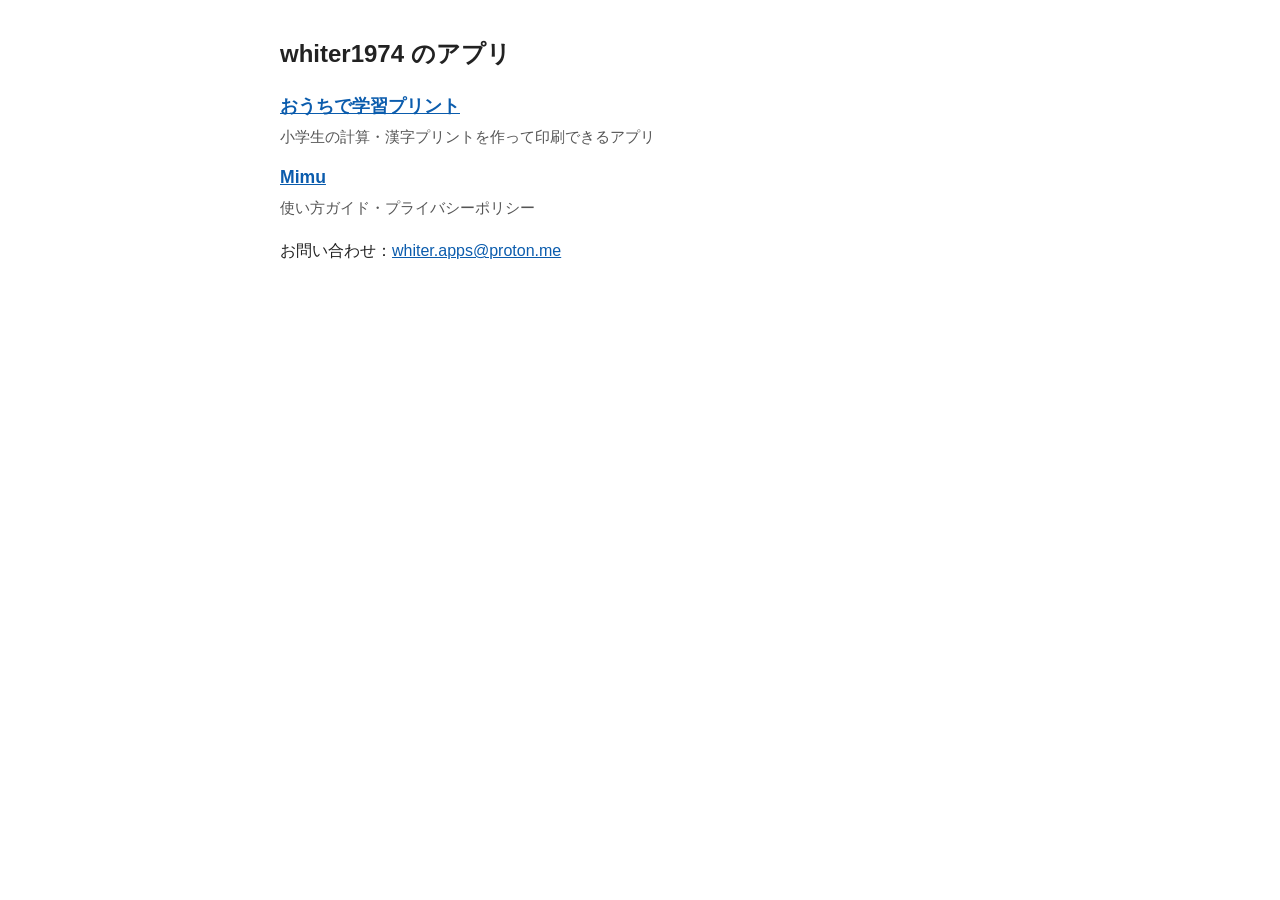
<file: index.html>
<!DOCTYPE html>
<html lang="ja">
<head>
<meta charset="utf-8">
<meta name="viewport" content="width=device-width, initial-scale=1">
<title>whiter1974 のアプリ</title>
<link rel="stylesheet" href="style.css">
</head>
<body>
<h1>whiter1974 のアプリ</h1>
<ul class="apps">
  <li>
    <a href="ouchiprint/">おうちで学習プリント</a>
    <span>小学生の計算・漢字プリントを作って印刷できるアプリ</span>
  </li>
  <li>
    <a href="https://whiter1974.github.io/mimu-legal/">Mimu</a>
    <span>使い方ガイド・プライバシーポリシー</span>
  </li>
</ul>
<p>お問い合わせ：<a href="mailto:whiter.apps@proton.me">whiter.apps@proton.me</a></p>
</body>
</html>
</file>
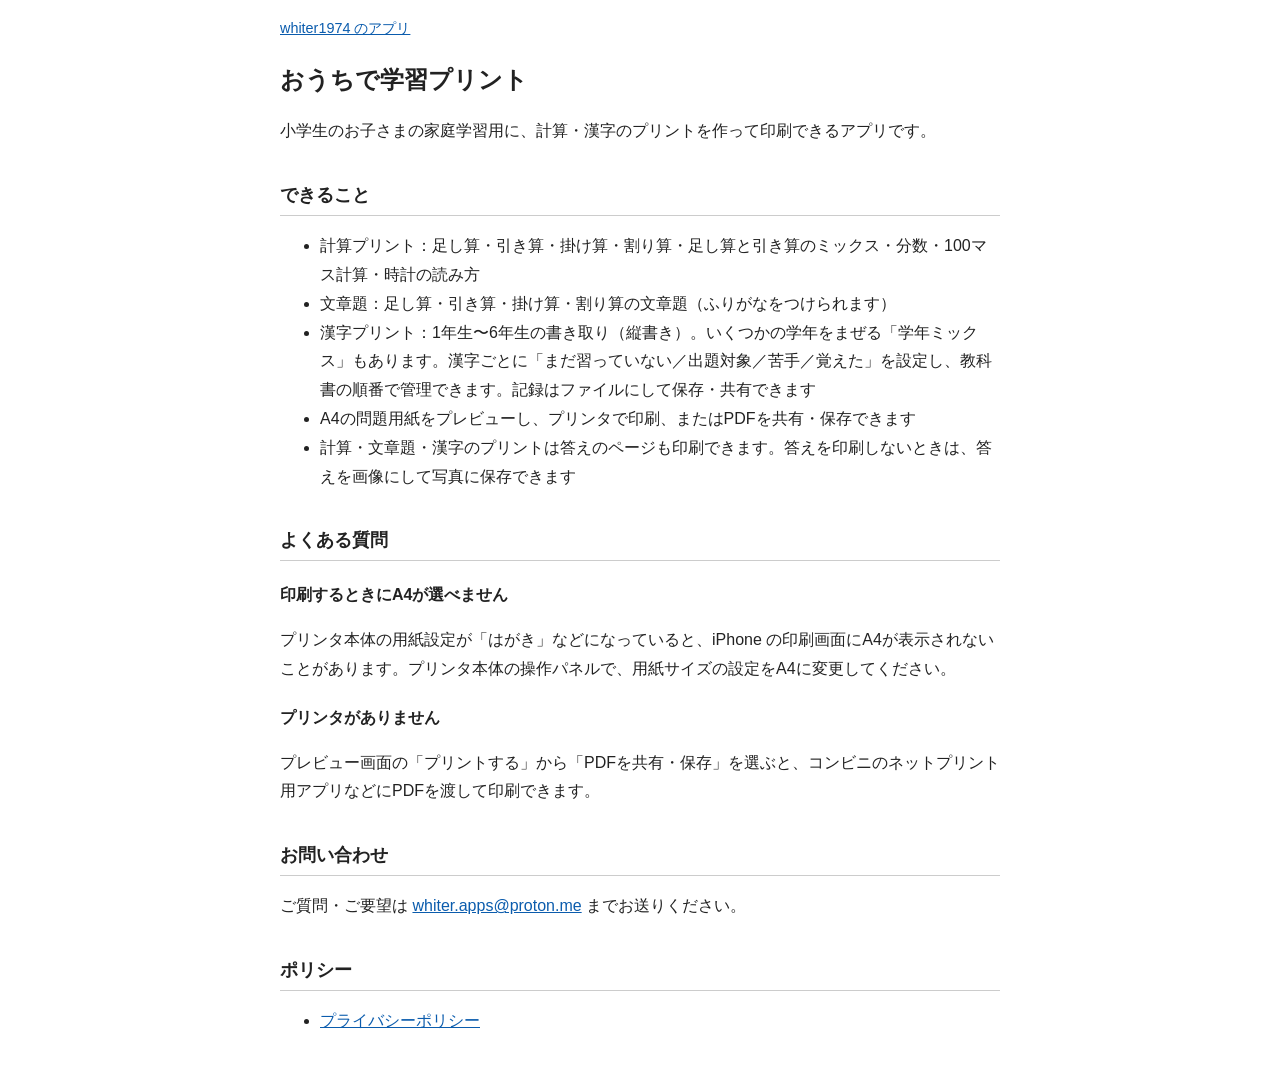
<file: ouchiprint/index.html>
<!DOCTYPE html>
<html lang="ja">
<head>
<meta charset="utf-8">
<meta name="viewport" content="width=device-width, initial-scale=1">
<title>おうちで学習プリント - サポート</title>
<link rel="stylesheet" href="../style.css">
</head>
<body>
<p class="crumb"><a href="../">whiter1974 のアプリ</a></p>
<h1>おうちで学習プリント</h1>
<p>小学生のお子さまの家庭学習用に、計算・漢字のプリントを作って印刷できるアプリです。</p>

<h2>できること</h2>
<ul>
  <li>計算プリント：足し算・引き算・掛け算・割り算・足し算と引き算のミックス・分数・100マス計算・時計の読み方</li>
  <li>文章題：足し算・引き算・掛け算・割り算の文章題（ふりがなをつけられます）</li>
  <li>漢字プリント：1年生〜6年生の書き取り（縦書き）。いくつかの学年をまぜる「学年ミックス」もあります。漢字ごとに「まだ習っていない／出題対象／苦手／覚えた」を設定し、教科書の順番で管理できます。記録はファイルにして保存・共有できます</li>
  <li>A4の問題用紙をプレビューし、プリンタで印刷、またはPDFを共有・保存できます</li>
  <li>計算・文章題・漢字のプリントは答えのページも印刷できます。答えを印刷しないときは、答えを画像にして写真に保存できます</li>
</ul>

<h2>よくある質問</h2>
<h3>印刷するときにA4が選べません</h3>
<p>プリンタ本体の用紙設定が「はがき」などになっていると、iPhone の印刷画面にA4が表示されないことがあります。プリンタ本体の操作パネルで、用紙サイズの設定をA4に変更してください。</p>
<h3>プリンタがありません</h3>
<p>プレビュー画面の「プリントする」から「PDFを共有・保存」を選ぶと、コンビニのネットプリント用アプリなどにPDFを渡して印刷できます。</p>

<h2>お問い合わせ</h2>
<p>ご質問・ご要望は <a href="mailto:whiter.apps@proton.me">whiter.apps@proton.me</a> までお送りください。</p>

<h2>ポリシー</h2>
<ul>
  <li><a href="privacy.html">プライバシーポリシー</a></li>
</ul>
</body>
</html>
</file>
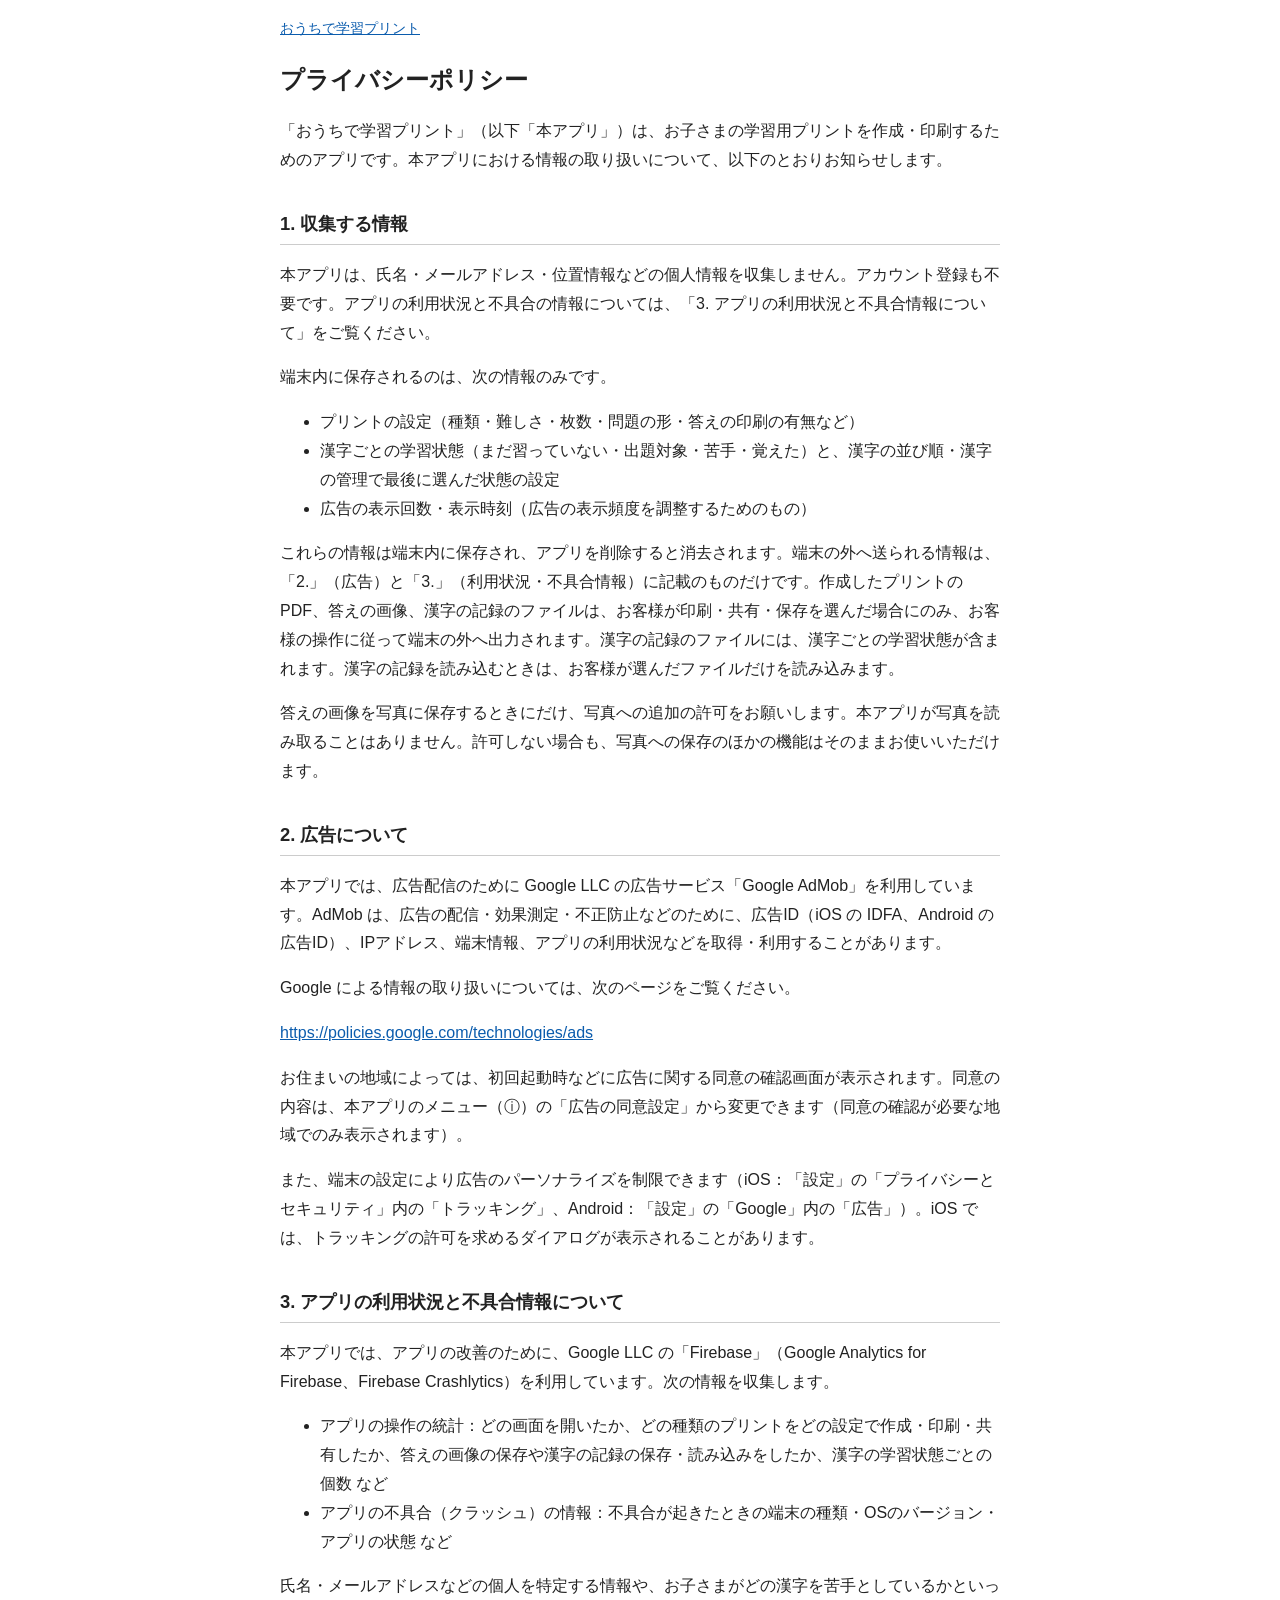
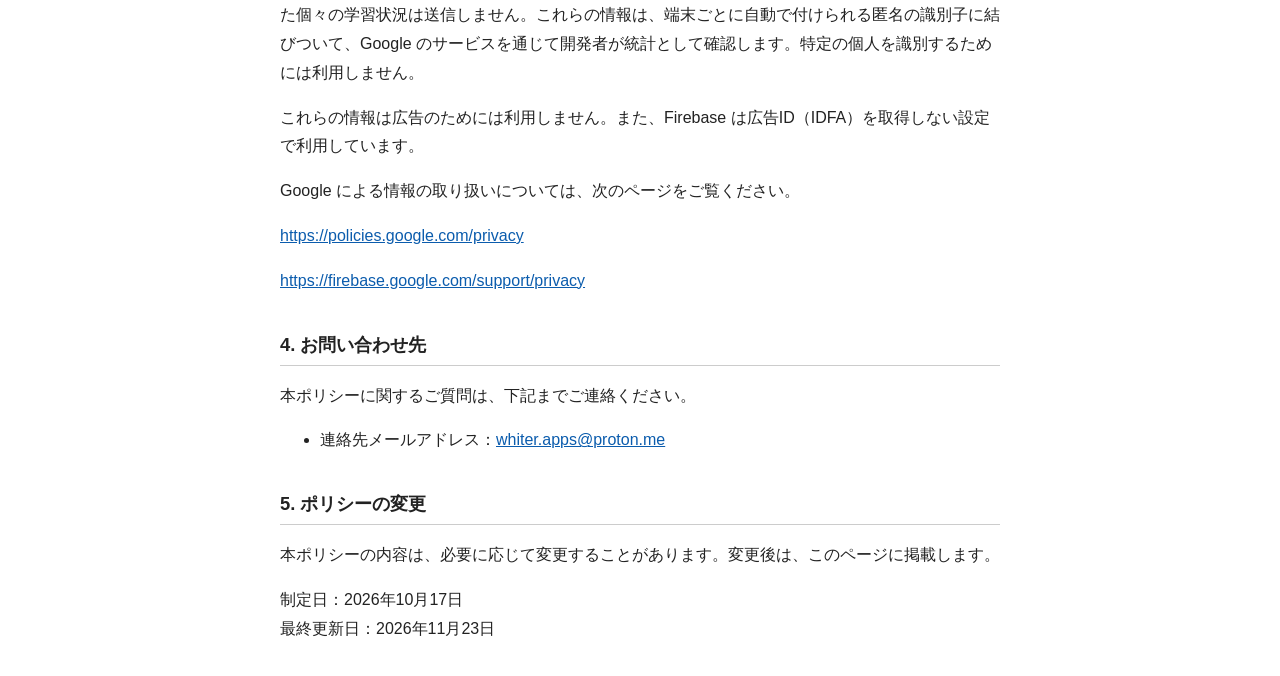
<file: ouchiprint/privacy.html>
<!DOCTYPE html>
<html lang="ja">
<head>
<meta charset="utf-8">
<meta name="viewport" content="width=device-width, initial-scale=1">
<title>プライバシーポリシー - おうちで学習プリント</title>
<link rel="stylesheet" href="../style.css">
</head>
<body>
<p class="crumb"><a href="./">おうちで学習プリント</a></p>
<h1>プライバシーポリシー</h1>
<p>「おうちで学習プリント」（以下「本アプリ」）は、お子さまの学習用プリントを作成・印刷するためのアプリです。本アプリにおける情報の取り扱いについて、以下のとおりお知らせします。</p>

<h2>1. 収集する情報</h2>
<p>本アプリは、氏名・メールアドレス・位置情報などの個人情報を収集しません。アカウント登録も不要です。アプリの利用状況と不具合の情報については、「3. アプリの利用状況と不具合情報について」をご覧ください。</p>
<p>端末内に保存されるのは、次の情報のみです。</p>
<ul>
  <li>プリントの設定（種類・難しさ・枚数・問題の形・答えの印刷の有無など）</li>
  <li>漢字ごとの学習状態（まだ習っていない・出題対象・苦手・覚えた）と、漢字の並び順・漢字の管理で最後に選んだ状態の設定</li>
  <li>広告の表示回数・表示時刻（広告の表示頻度を調整するためのもの）</li>
</ul>
<p>これらの情報は端末内に保存され、アプリを削除すると消去されます。端末の外へ送られる情報は、「2.」（広告）と「3.」（利用状況・不具合情報）に記載のものだけです。作成したプリントのPDF、答えの画像、漢字の記録のファイルは、お客様が印刷・共有・保存を選んだ場合にのみ、お客様の操作に従って端末の外へ出力されます。漢字の記録のファイルには、漢字ごとの学習状態が含まれます。漢字の記録を読み込むときは、お客様が選んだファイルだけを読み込みます。</p>
<p>答えの画像を写真に保存するときにだけ、写真への追加の許可をお願いします。本アプリが写真を読み取ることはありません。許可しない場合も、写真への保存のほかの機能はそのままお使いいただけます。</p>

<h2>2. 広告について</h2>
<p>本アプリでは、広告配信のために Google LLC の広告サービス「Google AdMob」を利用しています。AdMob は、広告の配信・効果測定・不正防止などのために、広告ID（iOS の IDFA、Android の広告ID）、IPアドレス、端末情報、アプリの利用状況などを取得・利用することがあります。</p>
<p>Google による情報の取り扱いについては、次のページをご覧ください。</p>
<p><a href="https://policies.google.com/technologies/ads">https://policies.google.com/technologies/ads</a></p>
<p>お住まいの地域によっては、初回起動時などに広告に関する同意の確認画面が表示されます。同意の内容は、本アプリのメニュー（ⓘ）の「広告の同意設定」から変更できます（同意の確認が必要な地域でのみ表示されます）。</p>
<p>また、端末の設定により広告のパーソナライズを制限できます（iOS：「設定」の「プライバシーとセキュリティ」内の「トラッキング」、Android：「設定」の「Google」内の「広告」）。iOS では、トラッキングの許可を求めるダイアログが表示されることがあります。</p>

<h2>3. アプリの利用状況と不具合情報について</h2>
<p>本アプリでは、アプリの改善のために、Google LLC の「Firebase」（Google Analytics for Firebase、Firebase Crashlytics）を利用しています。次の情報を収集します。</p>
<ul>
  <li>アプリの操作の統計：どの画面を開いたか、どの種類のプリントをどの設定で作成・印刷・共有したか、答えの画像の保存や漢字の記録の保存・読み込みをしたか、漢字の学習状態ごとの個数 など</li>
  <li>アプリの不具合（クラッシュ）の情報：不具合が起きたときの端末の種類・OSのバージョン・アプリの状態 など</li>
</ul>
<p>氏名・メールアドレスなどの個人を特定する情報や、お子さまがどの漢字を苦手としているかといった個々の学習状況は送信しません。これらの情報は、端末ごとに自動で付けられる匿名の識別子に結びついて、Google のサービスを通じて開発者が統計として確認します。特定の個人を識別するためには利用しません。</p>
<p>これらの情報は広告のためには利用しません。また、Firebase は広告ID（IDFA）を取得しない設定で利用しています。</p>
<p>Google による情報の取り扱いについては、次のページをご覧ください。</p>
<p><a href="https://policies.google.com/privacy">https://policies.google.com/privacy</a></p>
<p><a href="https://firebase.google.com/support/privacy">https://firebase.google.com/support/privacy</a></p>

<h2>4. お問い合わせ先</h2>
<p>本ポリシーに関するご質問は、下記までご連絡ください。</p>
<ul>
  <li>連絡先メールアドレス：<a href="mailto:whiter.apps@proton.me">whiter.apps@proton.me</a></li>
</ul>

<h2>5. ポリシーの変更</h2>
<p>本ポリシーの内容は、必要に応じて変更することがあります。変更後は、このページに掲載します。</p>

<p>制定日：2026年10月17日<br>最終更新日：2026年11月23日</p>
</body>
</html>
</file>
<file: style.css>
body {
  font-family: -apple-system, "Hiragino Sans", "Noto Sans JP", sans-serif;
  line-height: 1.8;
  max-width: 720px;
  margin: 0 auto;
  padding: 16px;
  color: #222;
  background: #fff;
}
h1 { font-size: 1.5rem; }
h2 { font-size: 1.15rem; margin-top: 2rem; border-bottom: 1px solid #ccc; padding-bottom: 4px; }
h3 { font-size: 1rem; margin-top: 1.25rem; }
a { color: #0b5cad; }
.crumb { font-size: 0.9rem; margin: 0; }
.apps { list-style: none; padding: 0; }
.apps li { margin: 12px 0; }
.apps a { font-weight: bold; font-size: 1.1rem; }
.apps span { display: block; color: #555; font-size: 0.95rem; }
@media (prefers-color-scheme: dark) {
  body { color: #eee; background: #111; }
  a { color: #7ab8ff; }
  .apps span { color: #aaa; }
  h2 { border-color: #444; }
}
</file>
